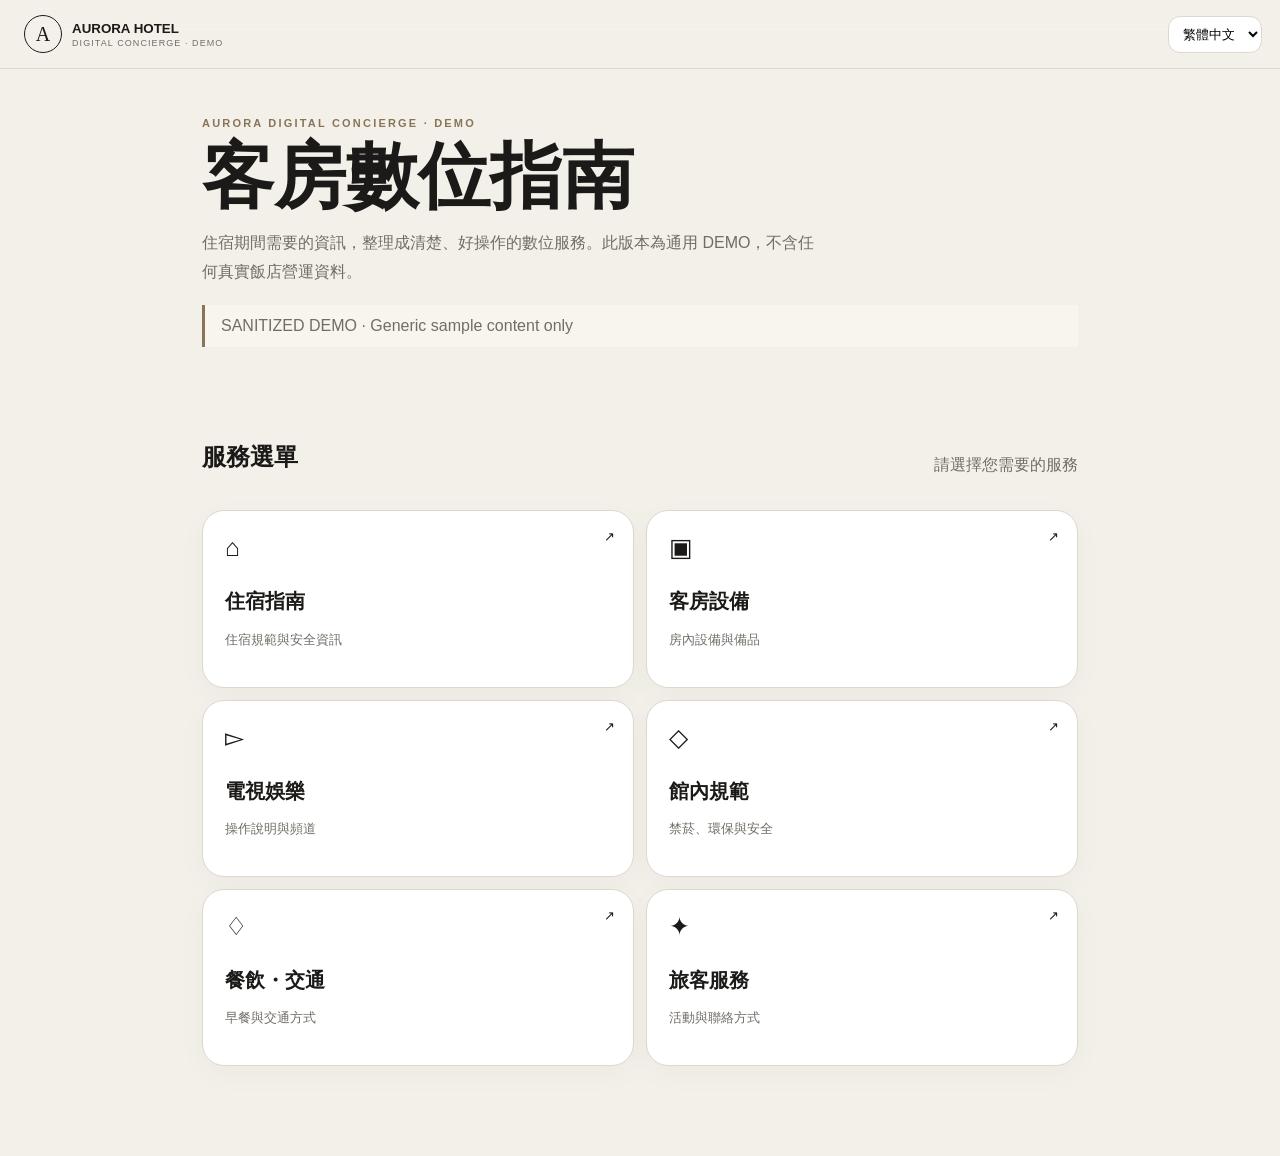
<file: index.html>
<!doctype html>
<html lang="zh-Hant">
<head>
<meta charset="utf-8">
<meta name="viewport" content="width=device-width,initial-scale=1,viewport-fit=cover">
<meta name="theme-color" content="#171614">
<title>Aurora Hotel｜Digital Guest Guide DEMO</title>
<link rel="stylesheet" href="styles.css">
</head>
<body>
<header class="topbar"><button class="brand" onclick="go('home')"><span class="mark">A</span><span><b>AURORA HOTEL</b><small>DIGITAL CONCIERGE · DEMO</small></span></button><select id="lang" aria-label="Language"><option value="zh">繁體中文</option><option value="en">English</option><option value="ja">日本語</option><option value="ko">한국어</option></select></header>
<main id="app"></main>
<nav id="bottom"><button onclick="go('home')">⌂ <span data-k="home">首頁</span></button><button onclick="go('services')">✦ <span data-k="services">旅客服務</span></button></nav>
<div id="modal" class="modal" hidden><div class="dialog"><button class="close" onclick="closeModal()">×</button><div class="demo-art">DEMO</div><h2 data-k="campaignTitle">本月旅客小禮</h2><p data-k="campaignText">此區為活動彈窗示範，可替換成飯店當期 DM、連結與活動內容。</p><button class="primary" onclick="closeModal()" data-k="understand">我知道了</button></div></div>
<script src="app.js"></script>
</body></html>
</file>
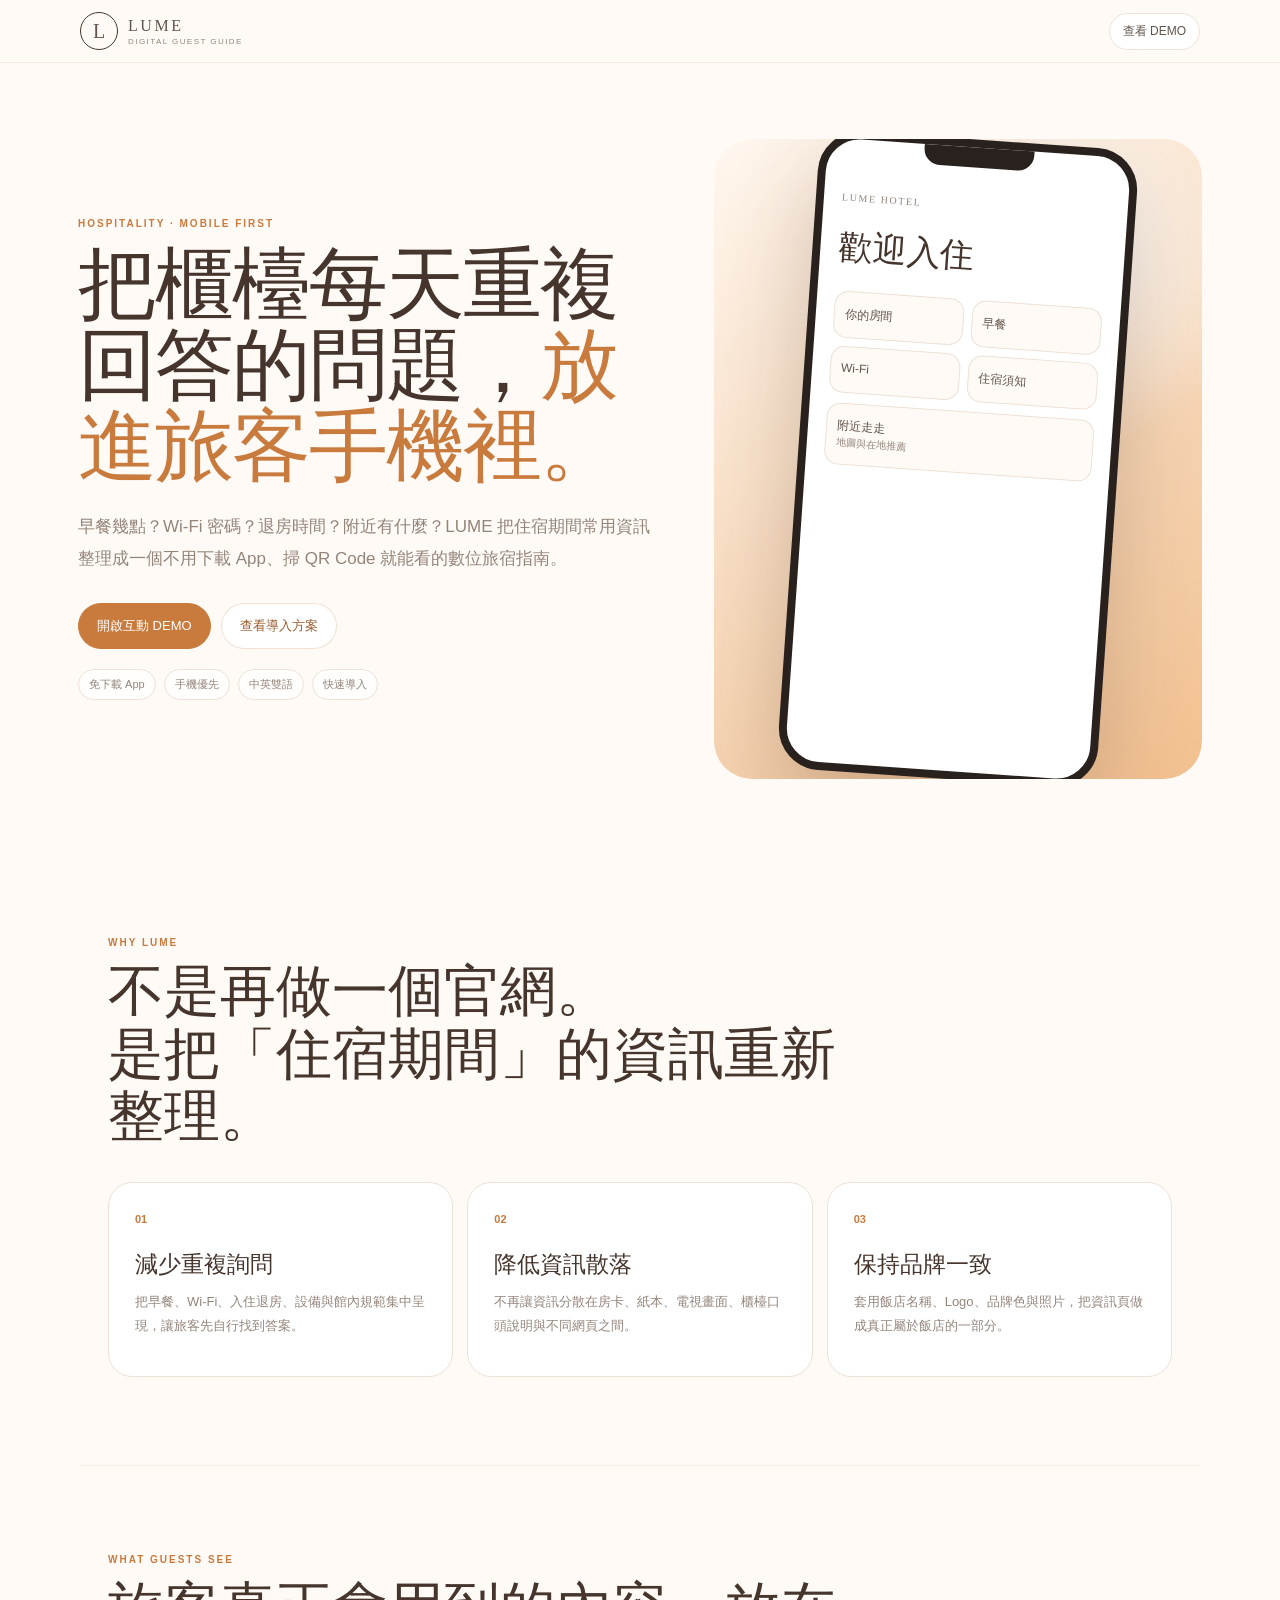
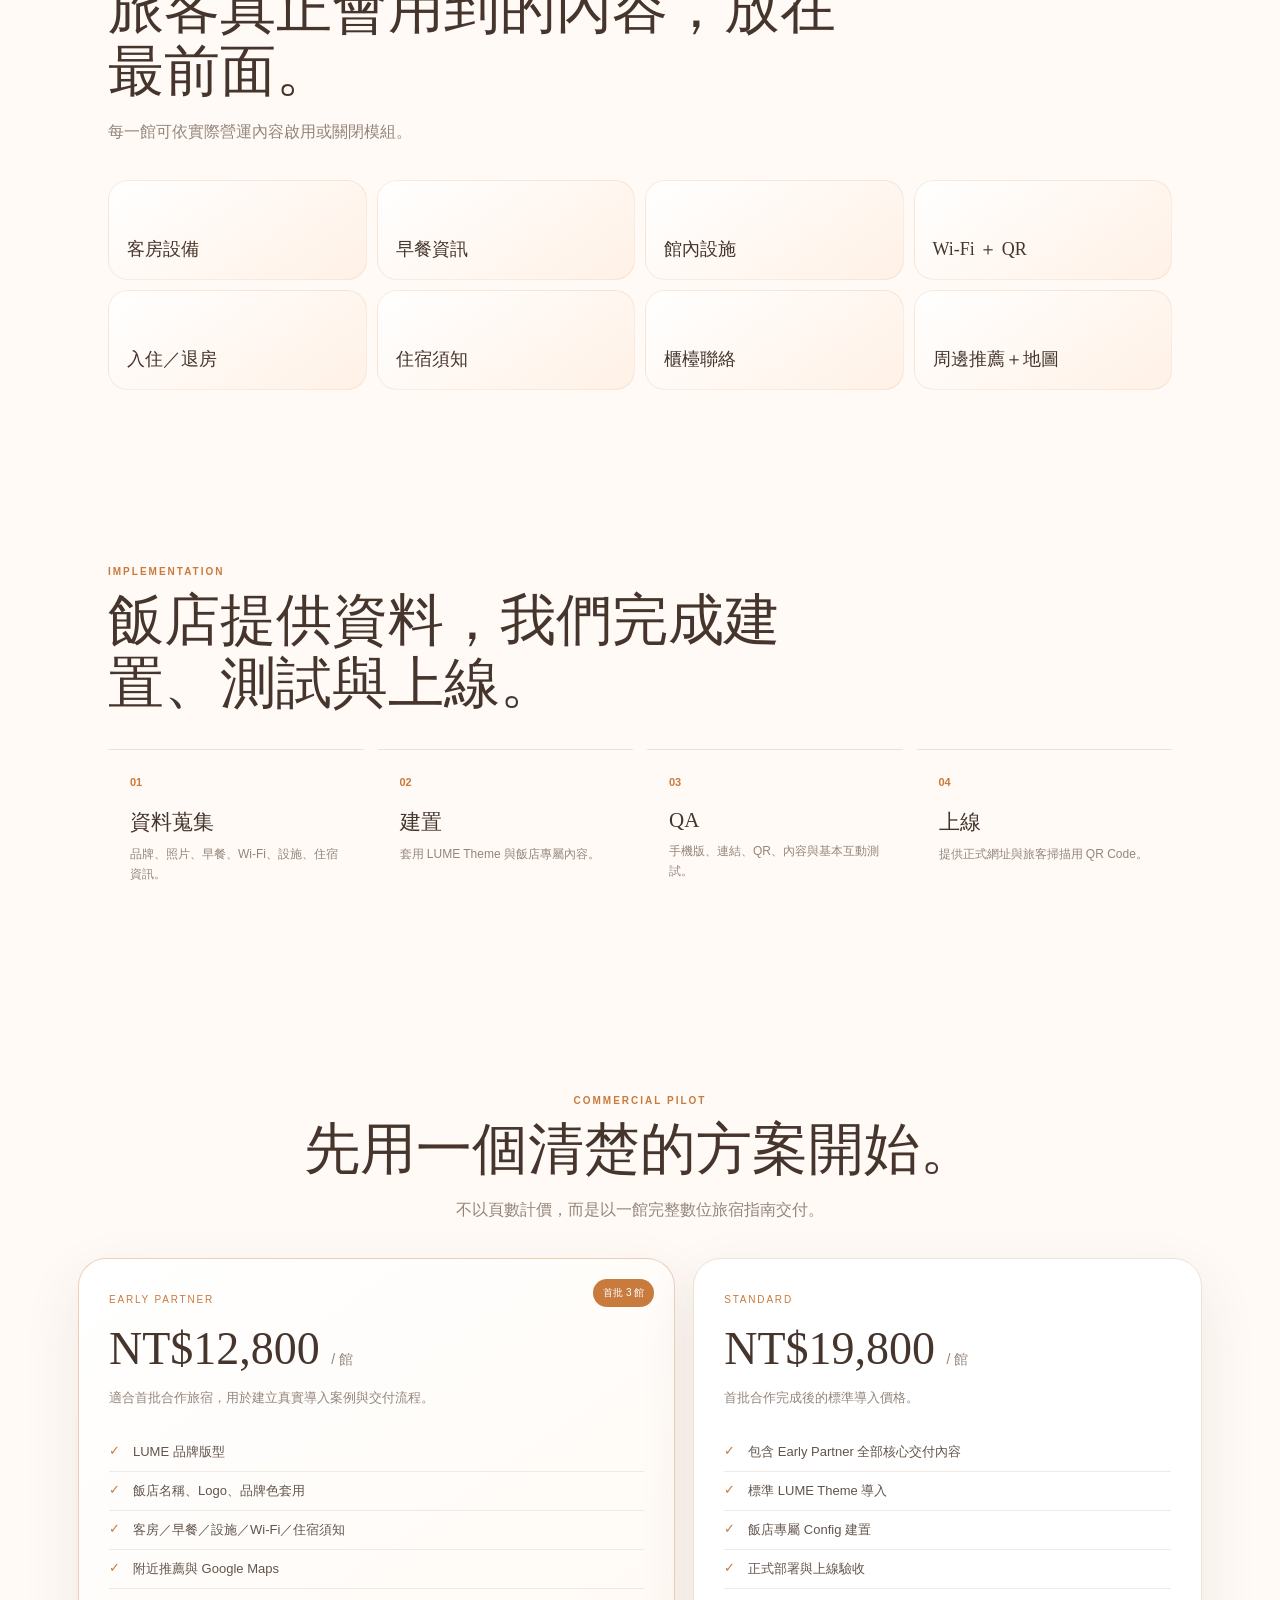
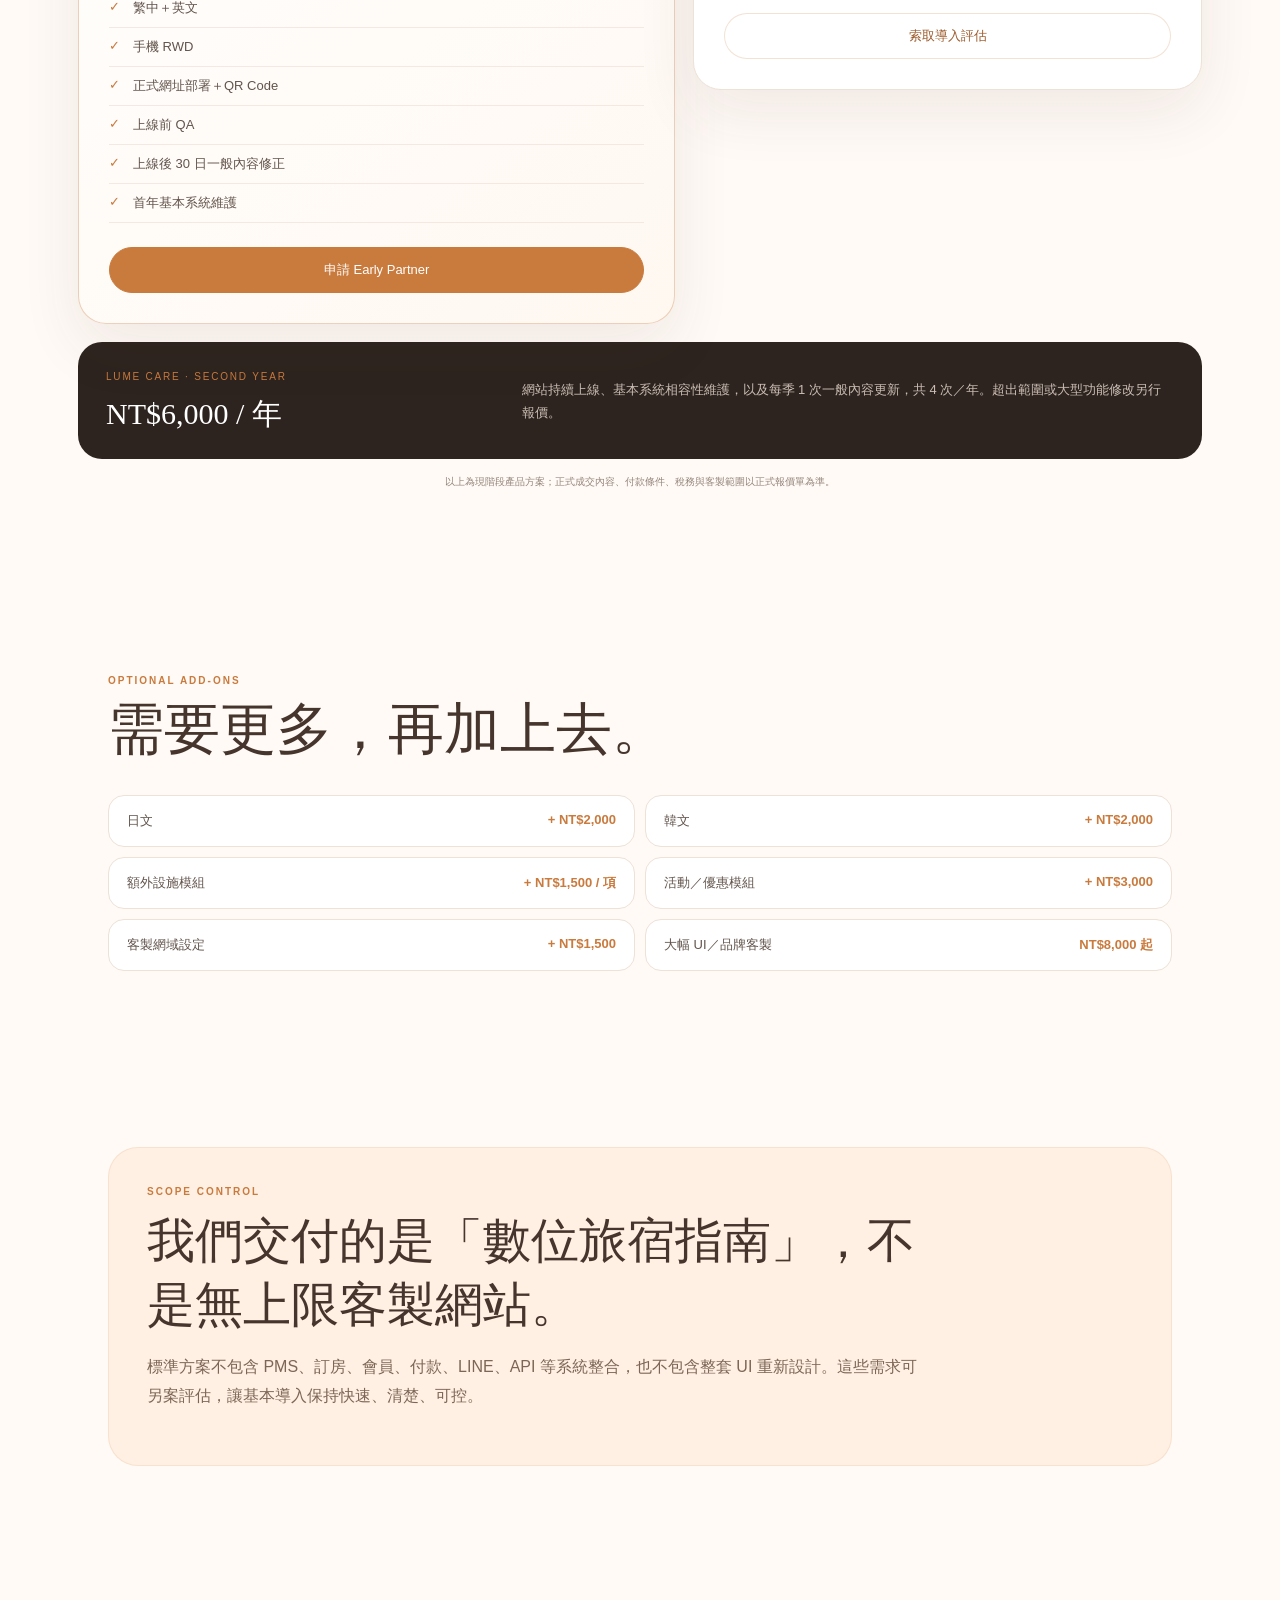
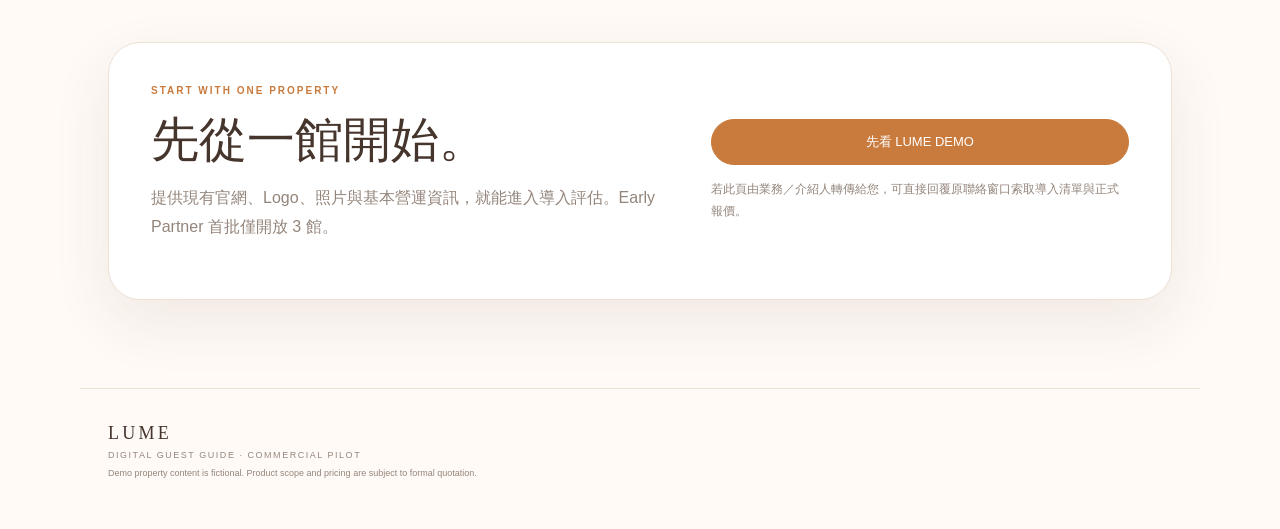
<file: sales/index.html>
<!doctype html>
<html lang="zh-Hant">
<head>
  <meta charset="utf-8">
  <meta name="viewport" content="width=device-width,initial-scale=1,viewport-fit=cover">
  <meta name="theme-color" content="#fffaf6">
  <meta name="description" content="LUME Digital Guest Guide — 為旅宿業設計的行動數位旅宿指南。">
  <title>LUME Digital Guest Guide｜旅宿數位指南</title>
  <link rel="stylesheet" href="styles.css">
</head>
<body>
  <header class="nav">
    <a class="brand" href="#top" aria-label="LUME Digital Guest Guide">
      <span class="brand-mark">L</span>
      <span><b>LUME</b><small>DIGITAL GUEST GUIDE</small></span>
    </a>
    <a class="nav-demo" href="../">查看 DEMO</a>
  </header>

  <main id="top">
    <section class="hero">
      <div class="hero-copy">
        <div class="eyebrow">HOSPITALITY · MOBILE FIRST</div>
        <h1>把櫃檯每天重複回答的問題，<em>放進旅客手機裡。</em></h1>
        <p>早餐幾點？Wi-Fi 密碼？退房時間？附近有什麼？LUME 把住宿期間常用資訊整理成一個不用下載 App、掃 QR Code 就能看的數位旅宿指南。</p>
        <div class="hero-actions">
          <a class="btn primary" href="../">開啟互動 DEMO</a>
          <a class="btn" href="#pricing">查看導入方案</a>
        </div>
        <div class="mini-proof">
          <span>免下載 App</span><span>手機優先</span><span>中英雙語</span><span>快速導入</span>
        </div>
      </div>
      <div class="hero-visual" aria-hidden="true">
        <div class="phone">
          <div class="phone-top"></div>
          <div class="phone-screen">
            <span class="demo-label">LUME HOTEL</span>
            <h2>歡迎入住</h2>
            <div class="demo-grid">
              <i>你的房間</i><i>早餐</i><i>Wi-Fi</i><i>住宿須知</i>
            </div>
            <div class="demo-card">附近走走<br><small>地圖與在地推薦</small></div>
          </div>
        </div>
      </div>
    </section>

    <section class="problem section">
      <div class="section-title">
        <div class="eyebrow">WHY LUME</div>
        <h2>不是再做一個官網。<br>是把「住宿期間」的資訊重新整理。</h2>
      </div>
      <div class="problem-grid">
        <article><b>01</b><h3>減少重複詢問</h3><p>把早餐、Wi-Fi、入住退房、設備與館內規範集中呈現，讓旅客先自行找到答案。</p></article>
        <article><b>02</b><h3>降低資訊散落</h3><p>不再讓資訊分散在房卡、紙本、電視畫面、櫃檯口頭說明與不同網頁之間。</p></article>
        <article><b>03</b><h3>保持品牌一致</h3><p>套用飯店名稱、Logo、品牌色與照片，把資訊頁做成真正屬於飯店的一部分。</p></article>
      </div>
    </section>

    <section class="modules section">
      <div class="section-title">
        <div class="eyebrow">WHAT GUESTS SEE</div>
        <h2>旅客真正會用到的內容，放在最前面。</h2>
        <p>每一館可依實際營運內容啟用或關閉模組。</p>
      </div>
      <div class="module-grid">
        <span>客房設備</span><span>早餐資訊</span><span>館內設施</span><span>Wi-Fi ＋ QR</span>
        <span>入住／退房</span><span>住宿須知</span><span>櫃檯聯絡</span><span>周邊推薦＋地圖</span>
      </div>
    </section>

    <section class="flow section">
      <div class="section-title">
        <div class="eyebrow">IMPLEMENTATION</div>
        <h2>飯店提供資料，我們完成建置、測試與上線。</h2>
      </div>
      <div class="timeline">
        <div><strong>01</strong><h3>資料蒐集</h3><p>品牌、照片、早餐、Wi-Fi、設施、住宿資訊。</p></div>
        <div><strong>02</strong><h3>建置</h3><p>套用 LUME Theme 與飯店專屬內容。</p></div>
        <div><strong>03</strong><h3>QA</h3><p>手機版、連結、QR、內容與基本互動測試。</p></div>
        <div><strong>04</strong><h3>上線</h3><p>提供正式網址與旅客掃描用 QR Code。</p></div>
      </div>
    </section>

    <section class="pricing section" id="pricing">
      <div class="section-title center">
        <div class="eyebrow">COMMERCIAL PILOT</div>
        <h2>先用一個清楚的方案開始。</h2>
        <p>不以頁數計價，而是以一館完整數位旅宿指南交付。</p>
      </div>

      <div class="price-layout">
        <article class="price-card early">
          <div class="badge">首批 3 館</div>
          <small>EARLY PARTNER</small>
          <h3>NT$12,800 <span>/ 館</span></h3>
          <p>適合首批合作旅宿，用於建立真實導入案例與交付流程。</p>
          <ul>
            <li>LUME 品牌版型</li>
            <li>飯店名稱、Logo、品牌色套用</li>
            <li>客房／早餐／設施／Wi-Fi／住宿須知</li>
            <li>附近推薦與 Google Maps</li>
            <li>繁中＋英文</li>
            <li>手機 RWD</li>
            <li>正式網址部署＋QR Code</li>
            <li>上線前 QA</li>
            <li>上線後 30 日一般內容修正</li>
            <li>首年基本系統維護</li>
          </ul>
          <a class="btn primary full" href="#start">申請 Early Partner</a>
        </article>

        <article class="price-card">
          <small>STANDARD</small>
          <h3>NT$19,800 <span>/ 館</span></h3>
          <p>首批合作完成後的標準導入價格。</p>
          <ul>
            <li>包含 Early Partner 全部核心交付內容</li>
            <li>標準 LUME Theme 導入</li>
            <li>飯店專屬 Config 建置</li>
            <li>正式部署與上線驗收</li>
          </ul>
          <a class="btn full" href="#start">索取導入評估</a>
        </article>
      </div>

      <div class="care-card">
        <div>
          <small>LUME CARE · SECOND YEAR</small>
          <h3>NT$6,000 / 年</h3>
        </div>
        <p>網站持續上線、基本系統相容性維護，以及每季 1 次一般內容更新，共 4 次／年。超出範圍或大型功能修改另行報價。</p>
      </div>
      <p class="fine-print">以上為現階段產品方案；正式成交內容、付款條件、稅務與客製範圍以正式報價單為準。</p>
    </section>

    <section class="addons section">
      <div class="section-title">
        <div class="eyebrow">OPTIONAL ADD-ONS</div>
        <h2>需要更多，再加上去。</h2>
      </div>
      <div class="addon-grid">
        <div><span>日文</span><b>+ NT$2,000</b></div>
        <div><span>韓文</span><b>+ NT$2,000</b></div>
        <div><span>額外設施模組</span><b>+ NT$1,500 / 項</b></div>
        <div><span>活動／優惠模組</span><b>+ NT$3,000</b></div>
        <div><span>客製網域設定</span><b>+ NT$1,500</b></div>
        <div><span>大幅 UI／品牌客製</span><b>NT$8,000 起</b></div>
      </div>
    </section>

    <section class="boundary section">
      <div class="boundary-card">
        <div class="eyebrow">SCOPE CONTROL</div>
        <h2>我們交付的是「數位旅宿指南」，不是無上限客製網站。</h2>
        <p>標準方案不包含 PMS、訂房、會員、付款、LINE、API 等系統整合，也不包含整套 UI 重新設計。這些需求可另案評估，讓基本導入保持快速、清楚、可控。</p>
      </div>
    </section>

    <section class="start section" id="start">
      <div class="start-card">
        <div>
          <div class="eyebrow">START WITH ONE PROPERTY</div>
          <h2>先從一館開始。</h2>
          <p>提供現有官網、Logo、照片與基本營運資訊，就能進入導入評估。Early Partner 首批僅開放 3 館。</p>
        </div>
        <div class="start-actions">
          <a class="btn primary" href="../">先看 LUME DEMO</a>
          <p>若此頁由業務／介紹人轉傳給您，可直接回覆原聯絡窗口索取導入清單與正式報價。</p>
        </div>
      </div>
    </section>
  </main>

  <footer>
    <b>LUME</b>
    <span>DIGITAL GUEST GUIDE · COMMERCIAL PILOT</span>
    <small>Demo property content is fictional. Product scope and pricing are subject to formal quotation.</small>
  </footer>
</body>
</html>
</file>
<file: styles.css>
:root{--bg:#f3f0ea;--ink:#1b1a18;--muted:#716d66;--card:#fff;--line:#ddd7cd;--accent:#8a7458}*{box-sizing:border-box}body{margin:0;background:var(--bg);color:var(--ink);font-family:-apple-system,BlinkMacSystemFont,"Segoe UI","Noto Sans TC",sans-serif}.topbar{position:sticky;top:0;z-index:10;display:flex;justify-content:space-between;align-items:center;padding:14px 18px;background:rgba(243,240,234,.92);backdrop-filter:blur(16px);border-bottom:1px solid var(--line)}.brand{border:0;background:none;display:flex;gap:10px;align-items:center;text-align:left;color:inherit}.brand small{display:block;color:var(--muted);letter-spacing:.12em;font-size:9px;margin-top:2px}.mark{display:grid;place-items:center;width:38px;height:38px;border:1px solid var(--ink);border-radius:50%;font-family:Georgia,serif;font-size:20px}select{padding:9px 10px;border:1px solid var(--line);border-radius:12px;background:#fff}.hero{padding:48px 22px 26px;max-width:920px;margin:auto}.eyebrow{font-size:11px;letter-spacing:.2em;color:var(--accent);font-weight:700}.hero h1{font-family:Georgia,"Noto Serif TC",serif;font-size:clamp(36px,8vw,72px);line-height:1;margin:12px 0}.hero p{color:var(--muted);max-width:620px;line-height:1.8}.section{max-width:920px;margin:auto;padding:12px 22px 90px}.section-head{display:flex;justify-content:space-between;align-items:end;margin:18px 0}.section-head p{color:var(--muted)}.grid{display:grid;grid-template-columns:repeat(2,1fr);gap:12px}.card{background:var(--card);border:1px solid var(--line);border-radius:22px;padding:22px;min-height:150px;position:relative;box-shadow:0 8px 30px rgba(0,0,0,.03)}button.card{width:100%;text-align:left;color:inherit}.card h3{font-size:20px;margin:26px 0 6px}.card p,.detail p,.detail li{color:var(--muted);line-height:1.7}.icon{font-size:25px}.arrow{position:absolute;right:18px;top:18px}.pagebar{display:flex;align-items:center;gap:12px;margin-bottom:22px}.back{border:0;background:none;font-size:16px}.detail{background:#fff;border:1px solid var(--line);border-radius:22px;padding:24px}.detail h2{font-family:Georgia,"Noto Serif TC",serif;font-size:32px;margin-top:0}.tag{display:inline-block;border:1px solid var(--line);border-radius:999px;padding:8px 11px;margin:4px;font-size:13px}.demo-note{border-left:3px solid var(--accent);padding:12px 16px;background:#f8f5ef;margin:18px 0;color:var(--muted)}#bottom{display:none;position:fixed;left:50%;bottom:16px;transform:translateX(-50%);z-index:20;background:#191816;border-radius:999px;padding:6px;box-shadow:0 10px 35px #0004}#bottom button{border:0;background:transparent;color:#fff;padding:10px 18px}.modal{position:fixed;inset:0;background:#0008;z-index:30;display:grid;place-items:center;padding:22px}.modal[hidden]{display:none}.dialog{width:min(440px,100%);background:#fff;border-radius:26px;padding:28px;position:relative;text-align:center}.close{position:absolute;right:14px;top:12px;border:0;background:none;font-size:28px}.demo-art{height:180px;border-radius:18px;display:grid;place-items:center;background:linear-gradient(135deg,#ddd2c2,#f4efe7);font-family:Georgia,serif;font-size:42px;letter-spacing:.2em;color:#806c52}.primary{border:0;background:#1c1b19;color:#fff;border-radius:999px;padding:12px 22px}@media(max-width:640px){.grid{grid-template-columns:1fr}.card{min-height:132px}.hero{padding-top:36px}.brand b{font-size:13px}.section-head{display:block}}
</file>
<file: sales/styles.css>
:root{
  --bg:#fffaf6;--surface:#fff;--ink:#46352c;--text:#62544c;--muted:#94857b;
  --line:#eee1d6;--accent:#c97a3d;--soft:#fff0e3;--deep:#2d241f;
  --shadow:0 22px 60px rgba(92,60,39,.09);
  --serif:"Iowan Old Style","Baskerville","Noto Serif TC","Songti TC",serif;
  --sans:-apple-system,BlinkMacSystemFont,"SF Pro Text","PingFang TC","Noto Sans TC",sans-serif;
}
*{box-sizing:border-box}html{scroll-behavior:smooth}body{margin:0;background:var(--bg);color:var(--text);font-family:var(--sans);-webkit-font-smoothing:antialiased}
a{color:inherit;text-decoration:none}h1,h2,h3,p{margin-top:0}h1,h2,h3{font-family:var(--serif);font-weight:400;color:var(--ink)}
.nav{position:sticky;top:0;z-index:20;display:flex;align-items:center;justify-content:space-between;padding:12px max(18px,calc((100vw - 1120px)/2));background:rgba(255,250,246,.9);backdrop-filter:blur(18px);border-bottom:1px solid rgba(201,122,61,.1)}
.brand{display:flex;align-items:center;gap:10px}.brand-mark{display:grid;place-items:center;width:38px;height:38px;border:1px solid var(--ink);border-radius:50%;font:20px var(--serif)}.brand b{display:block;font:16px var(--serif);letter-spacing:.16em}.brand small{display:block;margin-top:2px;font-size:8px;letter-spacing:.18em;color:var(--muted)}.nav-demo{font-size:12px;border:1px solid var(--line);background:#fff;border-radius:999px;padding:9px 13px}
.hero{max-width:1180px;margin:auto;min-height:720px;padding:76px 28px 70px;display:grid;grid-template-columns:1.08fr .92fr;gap:64px;align-items:center}.eyebrow{font-size:10px;letter-spacing:.2em;color:var(--accent);font-weight:700}.hero h1{font-size:clamp(48px,6.2vw,82px);line-height:1.02;letter-spacing:-.025em;margin:15px 0 24px;max-width:760px}.hero h1 em{font-style:normal;color:var(--accent)}.hero-copy>p{font-size:17px;line-height:1.9;max-width:660px;color:var(--muted)}.hero-actions{display:flex;flex-wrap:wrap;gap:10px;margin-top:28px}.btn{display:inline-flex;align-items:center;justify-content:center;min-height:46px;padding:12px 18px;border:1px solid rgba(201,122,61,.22);background:#fff;color:#9c5c2d;border-radius:999px;font-size:13px}.btn.primary{background:var(--accent);color:#fff;border-color:var(--accent)}.btn.full{width:100%}.mini-proof{display:flex;flex-wrap:wrap;gap:8px;margin-top:20px}.mini-proof span{font-size:11px;padding:7px 10px;border:1px solid var(--line);border-radius:999px;color:var(--muted);background:rgba(255,255,255,.75)}
.hero-visual{min-height:560px;display:grid;place-items:center;border-radius:38px;background:linear-gradient(145deg,#fff7ef,#f2c08f);position:relative;overflow:hidden}.hero-visual:before{content:"";position:absolute;inset:0;background:radial-gradient(circle at 74% 18%,rgba(255,255,255,.9),transparent 30%)}.phone{width:min(320px,76%);aspect-ratio:9/18;border:8px solid #29211d;border-radius:42px;background:#fff;box-shadow:0 38px 90px rgba(74,48,30,.24);position:relative;transform:rotate(4deg)}.phone-top{width:36%;height:20px;background:#29211d;border-radius:0 0 16px 16px;margin:auto}.phone-screen{padding:28px 18px}.demo-label{font:10px var(--serif);letter-spacing:.16em;color:var(--muted)}.phone-screen h2{font-size:34px;margin:20px 0}.demo-grid{display:grid;grid-template-columns:1fr 1fr;gap:8px}.demo-grid i,.demo-card{font-style:normal;font-size:12px;border:1px solid var(--line);border-radius:14px;padding:14px 10px;background:#fffaf6}.demo-card{margin-top:10px}.demo-card small{color:var(--muted)}
.section{max-width:1120px;margin:auto;padding:88px 28px}.section-title{max-width:760px;margin-bottom:34px}.section-title.center{text-align:center;margin-left:auto;margin-right:auto}.section-title h2{font-size:clamp(34px,4.6vw,56px);line-height:1.12;margin:12px 0 16px}.section-title p{color:var(--muted);line-height:1.75}
.problem-grid{display:grid;grid-template-columns:repeat(3,1fr);gap:14px}.problem-grid article{background:#fff;border:1px solid var(--line);border-radius:24px;padding:26px}.problem-grid b{font-size:11px;color:var(--accent)}.problem-grid h3{font-size:23px;margin:22px 0 10px}.problem-grid p{font-size:13px;line-height:1.8;color:var(--muted)}
.modules{border-top:1px solid rgba(201,122,61,.1)}.module-grid{display:grid;grid-template-columns:repeat(4,1fr);gap:10px}.module-grid span{min-height:100px;display:flex;align-items:flex-end;padding:18px;border-radius:20px;background:linear-gradient(145deg,#fff,#fff1e6);border:1px solid rgba(201,122,61,.13);font:18px var(--serif);color:var(--ink)}
.timeline{display:grid;grid-template-columns:repeat(4,1fr);gap:14px}.timeline div{padding:22px;border-top:1px solid var(--line)}.timeline strong{font-size:11px;color:var(--accent)}.timeline h3{font-size:21px;margin:18px 0 8px}.timeline p{font-size:12px;line-height:1.7;color:var(--muted)}
.pricing{max-width:1180px}.price-layout{display:grid;grid-template-columns:1.08fr .92fr;gap:18px;align-items:start}.price-card{position:relative;background:#fff;border:1px solid var(--line);border-radius:28px;padding:30px;box-shadow:var(--shadow)}.price-card.early{border-color:rgba(201,122,61,.34);background:linear-gradient(145deg,#fff,#fff8f1)}.badge{position:absolute;right:20px;top:20px;background:var(--accent);color:#fff;border-radius:999px;padding:7px 10px;font-size:10px}.price-card>small,.care-card small{font-size:10px;letter-spacing:.18em;color:var(--accent)}.price-card h3{font-size:46px;margin:15px 0 12px}.price-card h3 span{font:14px var(--sans);color:var(--muted)}.price-card>p{font-size:13px;line-height:1.7;color:var(--muted)}.price-card ul{list-style:none;padding:0;margin:24px 0}.price-card li{padding:10px 0 10px 24px;border-bottom:1px solid #f4e9e0;font-size:13px;position:relative}.price-card li:before{content:"✓";position:absolute;left:0;color:var(--accent)}
.care-card{margin-top:18px;display:grid;grid-template-columns:.75fr 1.25fr;gap:24px;align-items:center;padding:24px 28px;border-radius:24px;background:var(--deep);color:#eee3dc}.care-card h3{font-size:30px;color:#fff;margin:10px 0 0}.care-card p{margin:0;font-size:13px;line-height:1.8;color:#cbbdb4}.fine-print{text-align:center;color:var(--muted);font-size:10px;margin-top:16px}
.addon-grid{display:grid;grid-template-columns:repeat(2,1fr);gap:10px}.addon-grid div{display:flex;justify-content:space-between;gap:20px;padding:16px 18px;background:#fff;border:1px solid var(--line);border-radius:16px;font-size:13px}.addon-grid b{color:var(--accent);font-weight:600}
.boundary-card{padding:38px;border-radius:30px;background:var(--soft);border:1px solid rgba(201,122,61,.13)}.boundary-card h2{font-size:clamp(30px,4vw,48px);max-width:780px;margin:12px 0 16px}.boundary-card p{max-width:780px;color:#7d6656;line-height:1.8}
.start-card{display:grid;grid-template-columns:1.1fr .9fr;gap:48px;align-items:center;padding:42px;border-radius:32px;background:#fff;border:1px solid var(--line);box-shadow:var(--shadow)}.start-card h2{font-size:48px;margin:12px 0}.start-card p{color:var(--muted);line-height:1.8}.start-actions{display:grid;gap:14px}.start-actions p{font-size:12px;margin:0}
footer{max-width:1120px;margin:auto;padding:34px 28px 48px;border-top:1px solid var(--line);display:grid;gap:6px;color:var(--muted)}footer b{font:18px var(--serif);letter-spacing:.18em;color:var(--ink)}footer span{font-size:9px;letter-spacing:.17em}footer small{font-size:9px;line-height:1.6}
@media(max-width:820px){
  .hero{grid-template-columns:1fr;gap:32px;padding:58px 18px 44px;min-height:0}.hero h1{font-size:clamp(42px,12vw,60px)}.hero-copy>p{font-size:15px}.hero-visual{min-height:480px}.phone{width:min(285px,74%)}
  .section{padding:62px 18px}.problem-grid,.timeline{grid-template-columns:1fr 1fr}.module-grid{grid-template-columns:1fr 1fr}.price-layout,.care-card,.start-card{grid-template-columns:1fr}.start-card{gap:20px;padding:28px}.addon-grid{grid-template-columns:1fr}
}
@media(max-width:520px){
  .nav{padding:10px 14px}.brand small{display:none}.hero{padding-top:44px}.hero-actions .btn{flex:1 1 100%}.hero-visual{min-height:410px;border-radius:26px}.phone{width:66%;border-width:6px;border-radius:34px}.phone-screen{padding:22px 14px}.phone-screen h2{font-size:26px}
  .problem-grid,.timeline{grid-template-columns:1fr}.module-grid{gap:8px}.module-grid span{min-height:82px;padding:14px;font-size:15px}.section-title h2{font-size:36px}.price-card{padding:24px 20px}.price-card h3{font-size:38px}.care-card{padding:22px}.addon-grid div{align-items:flex-start;flex-direction:column;gap:6px}.start-card h2{font-size:38px}.boundary-card{padding:28px 22px}
}
</file>
